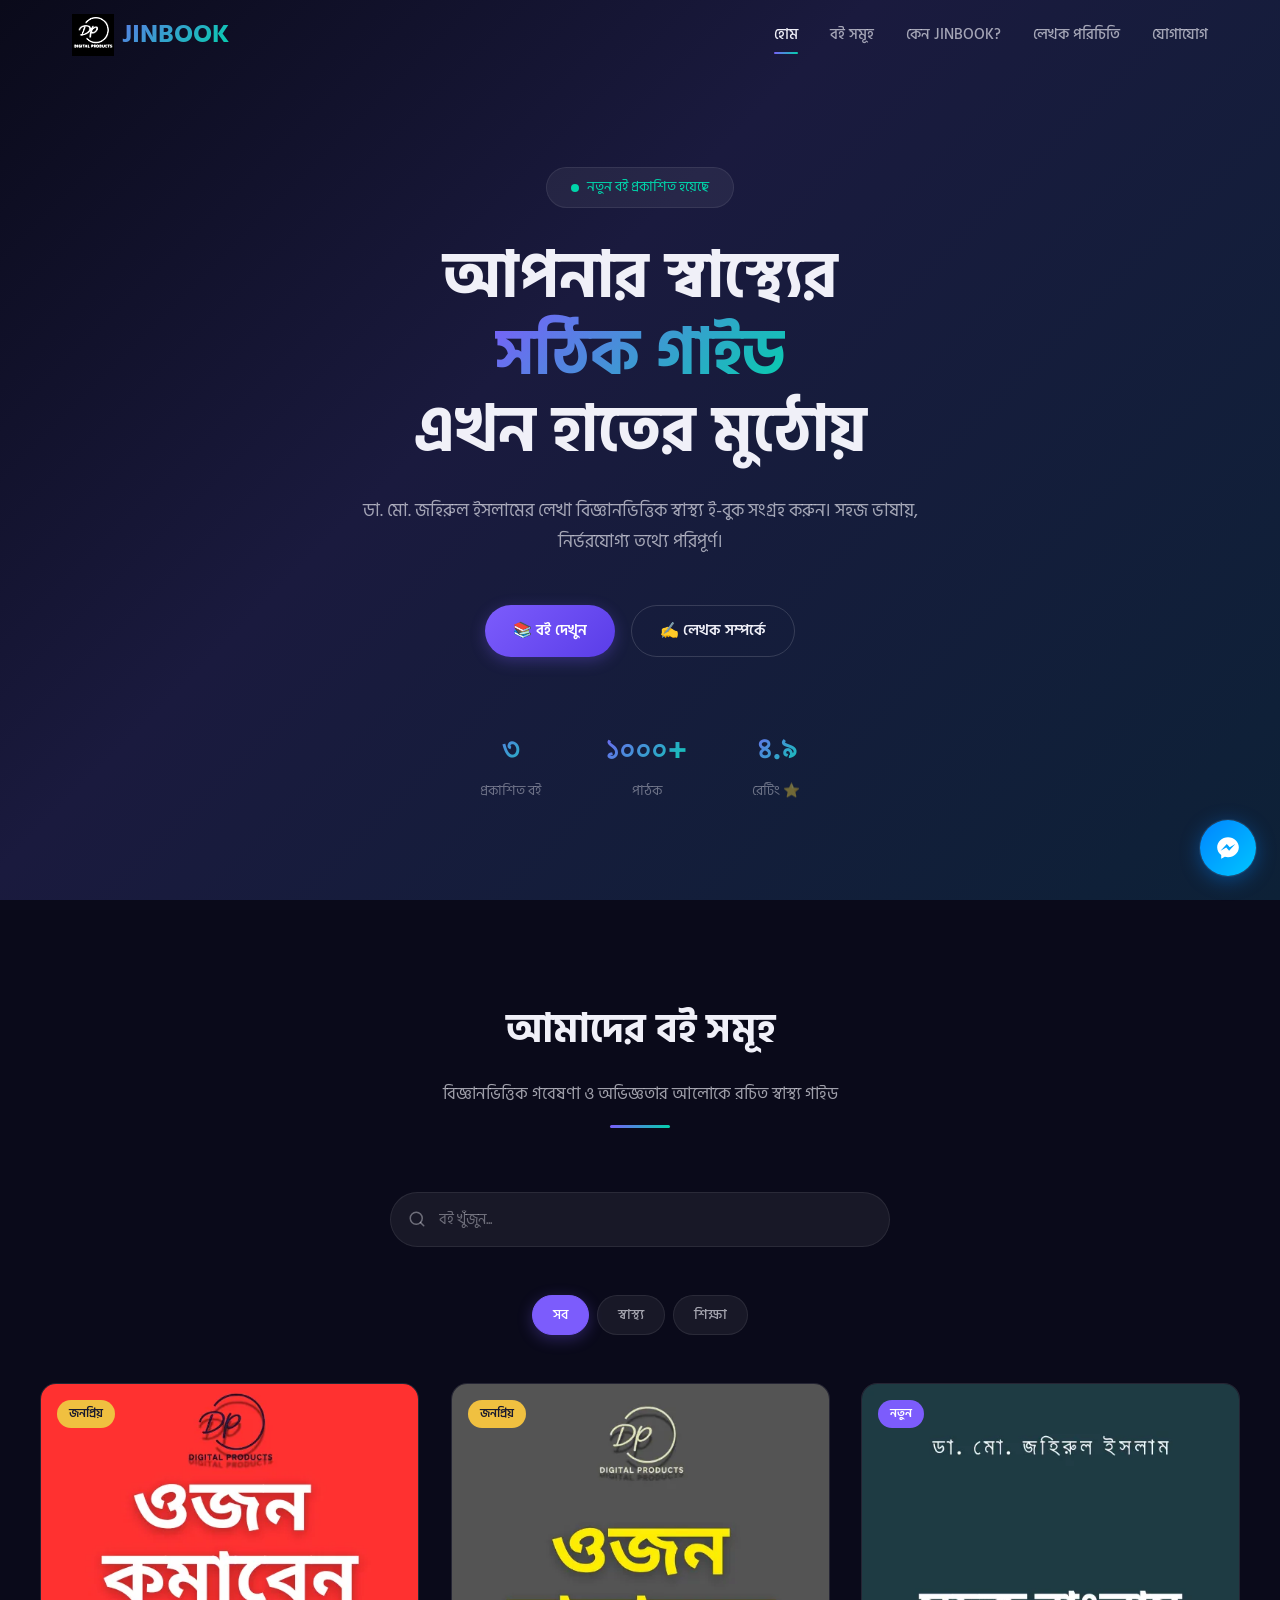
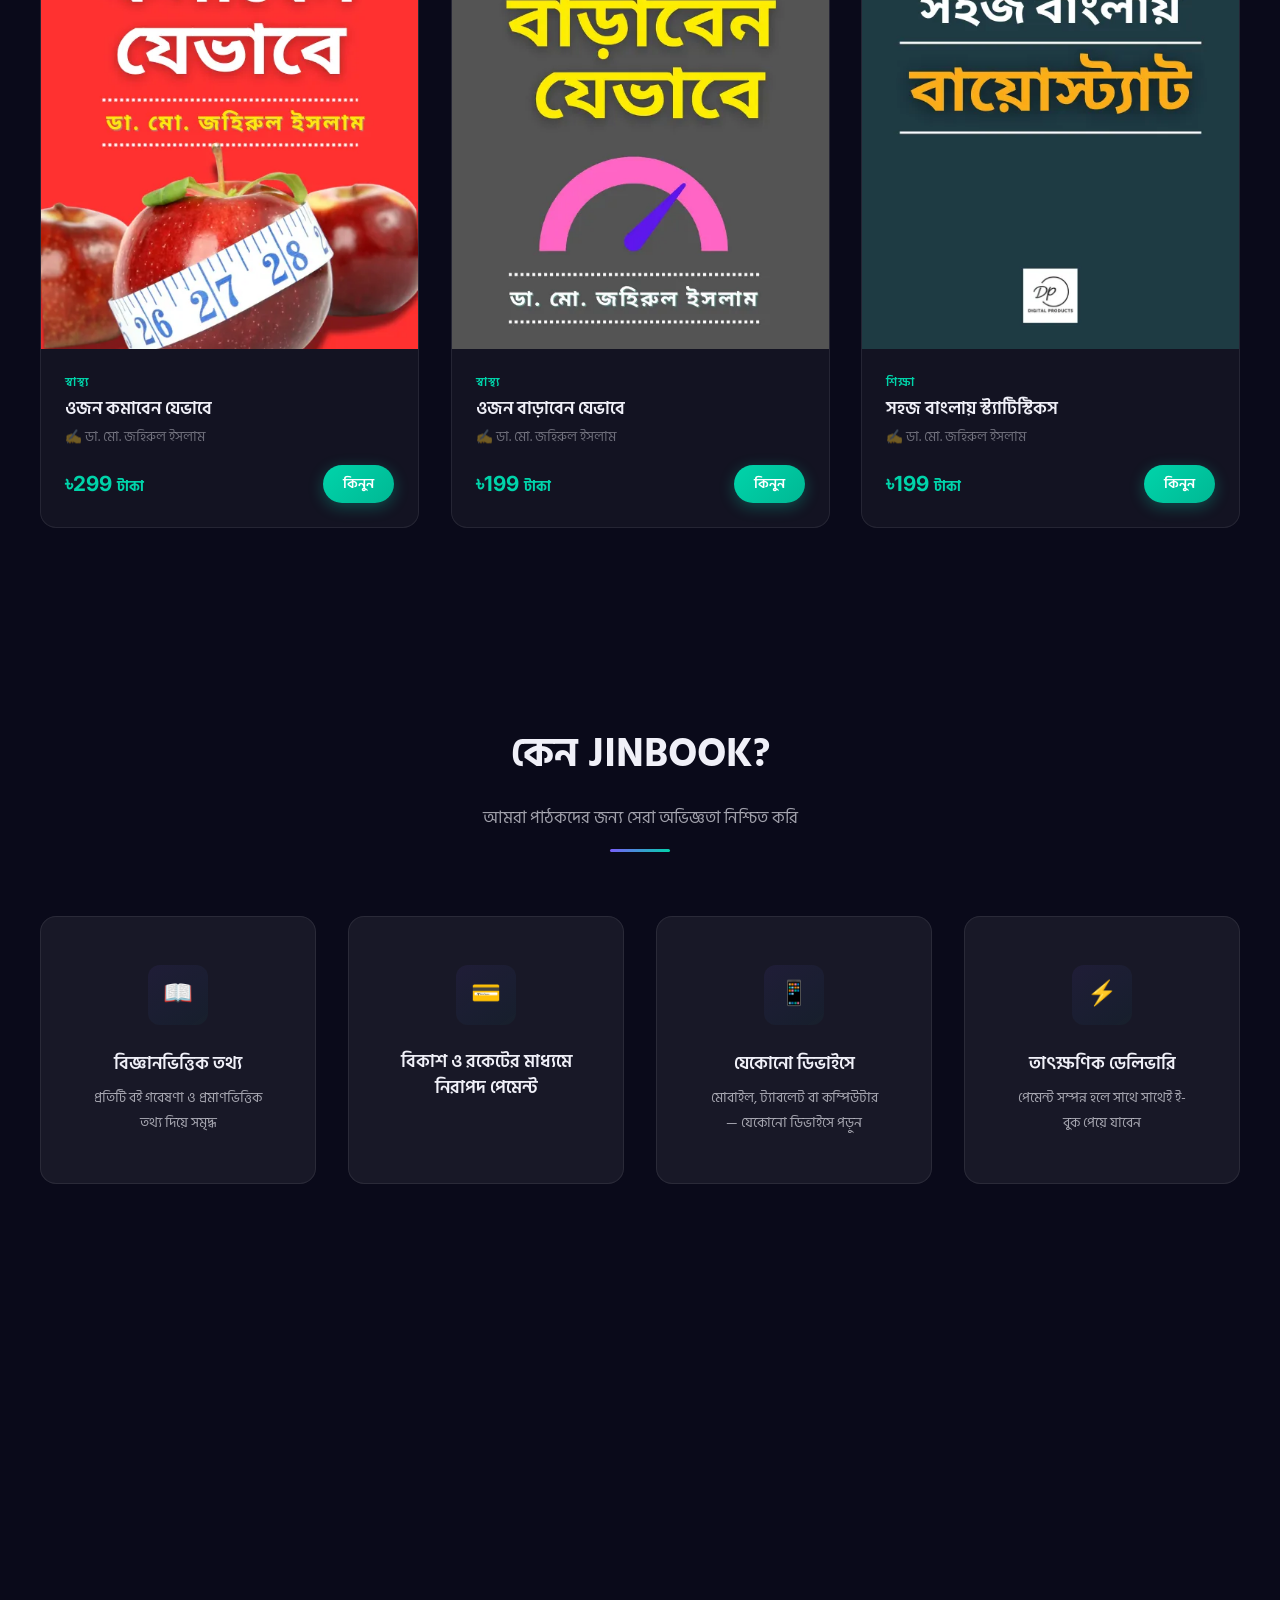
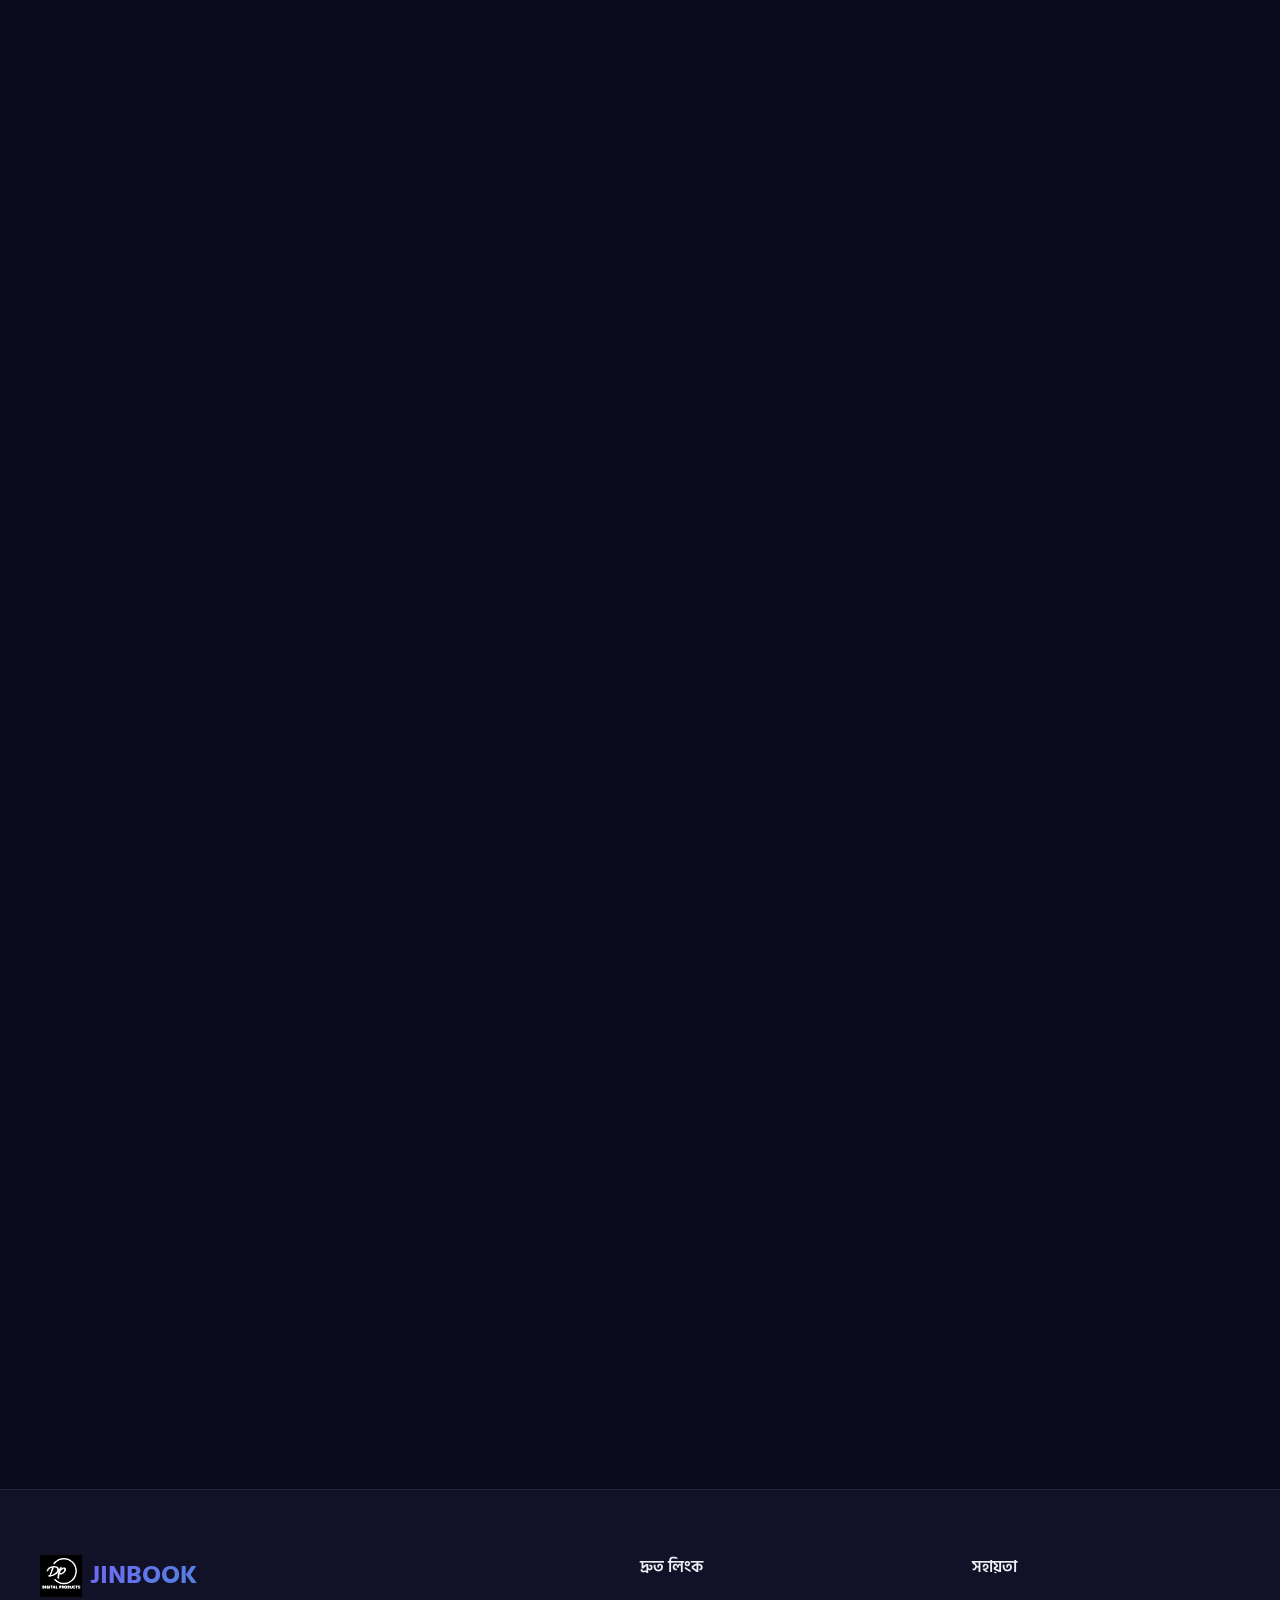
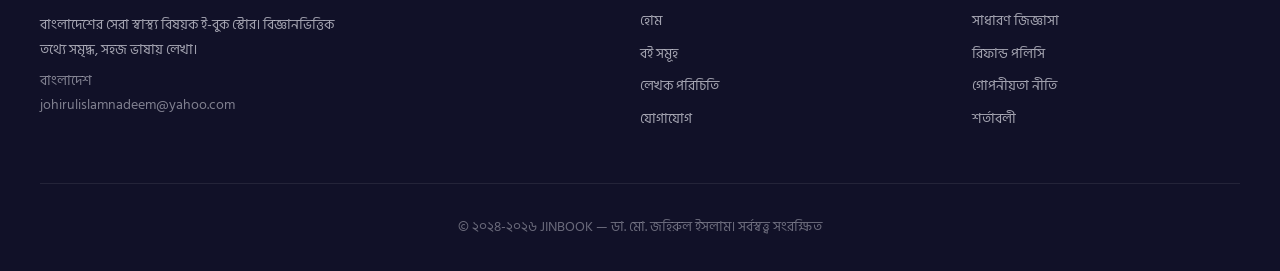
<file: index.html>
<!DOCTYPE html>
<html lang="bn" dir="ltr">
<head>
  <meta charset="UTF-8" />
  <meta name="viewport" content="width=device-width, initial-scale=1.0" />
  <title>JINBOOK — বাংলা ই-বুক স্টোর | ডা. মো. জহিরুল ইসলাম</title>
  <meta name="description" content="JINBOOK — বাংলাদেশের সেরা স্বাস্থ্য বিষয়ক ই-বুক স্টোর। ডা. মো. জহিরুল ইসলামের লেখা ওজন কমানো, ওজন বাড়ানো ও বায়োস্ট্যাটিস্টিকস বিষয়ক বিজ্ঞানভিত্তিক ই-বুক সংগ্রহ করুন। বিকাশ ও রকেটের মাধ্যমে নিরাপদ পেমেন্ট।" />
  <meta name="keywords" content="ই-বুক, বাংলা ই-বুক, স্বাস্থ্য ই-বুক, JINBOOK, ডিজিটাল বই, বাংলাদেশ, ওজন কমানো, ওজন বাড়ানো, বায়োস্ট্যাটিস্টিকস, ডা. জহিরুল ইসলাম, স্বাস্থ্য গাইড, health ebook, bangla ebook" />
  <meta name="author" content="ডা. মো. জহিরুল ইসলাম" />
  <meta name="robots" content="index, follow, max-snippet:-1, max-image-preview:large, max-video-preview:-1" />
  <meta name="theme-color" content="#0d0d1a" />

  <!-- Geo & Language -->
  <meta name="geo.region" content="BD" />
  <meta name="geo.placename" content="Dhaka, Bangladesh" />
  <meta name="geo.position" content="23.8103;90.4125" />
  <meta name="ICBM" content="23.8103, 90.4125" />
  <meta name="language" content="Bengali" />
  <meta name="content-language" content="bn" />
  <meta name="format-detection" content="telephone=no" />

  <!-- Canonical & Alternate Hreflang -->
  <link rel="canonical" href="https://appjin.github.io/ebook-website/" />
  <link rel="alternate" hreflang="bn" href="https://appjin.github.io/ebook-website/" />
  <link rel="alternate" hreflang="x-default" href="https://appjin.github.io/ebook-website/" />

  <!-- Web App Manifest (PWA & Mobile SEO) -->
  <link rel="manifest" href="site.webmanifest" />

  <!-- Performance: DNS Prefetch & Preconnect -->
  <link rel="dns-prefetch" href="//fonts.googleapis.com" />
  <link rel="dns-prefetch" href="//fonts.gstatic.com" />
  <link rel="preconnect" href="https://fonts.googleapis.com" />
  <link rel="preconnect" href="https://fonts.gstatic.com" crossorigin />

  <!-- Google Fonts: Non-blocking load (media=print trick) -->
  <link rel="preload" as="style"
    href="https://fonts.googleapis.com/css2?family=Hind+Siliguri:wght@400;500;600;700&family=Inter:wght@400;500;600;700&display=swap"
    onload="this.onload=null;this.rel='stylesheet'" />
  <noscript>
    <link rel="stylesheet"
      href="https://fonts.googleapis.com/css2?family=Hind+Siliguri:wght@400;500;600;700&family=Inter:wght@400;500;600;700&display=swap" />
  </noscript>

  <!-- Critical CSS: Preload main stylesheet -->
  <link rel="preload" href="style.css" as="style" />

  <!-- Critical Inline CSS: Above-the-fold instant paint -->
  <style>
    /* Body background & font — renders instantly without waiting for style.css */
    *,*::before,*::after{box-sizing:border-box;margin:0;padding:0}
    html{scroll-behavior:smooth}
    body{
      font-family:'Hind Siliguri',sans-serif;
      background:#0a0a1a;
      color:#f0f0f8;
      overflow-x:hidden;
      -webkit-font-smoothing:antialiased
    }
    /* Prevent layout shift for navbar height */
    .navbar{position:fixed;top:0;left:0;right:0;height:70px;z-index:1000}
    /* Hero min-height prevents content jump */
    .hero{min-height:100vh;display:flex;align-items:center;justify-content:center;padding-top:70px}
  </style>

  <!-- Open Graph -->
  <meta property="og:title" content="JINBOOK — বাংলা ই-বুক স্টোর | ডা. মো. জহিরুল ইসলাম" />
  <meta property="og:description" content="বাংলাদেশের সেরা স্বাস্থ্য বিষয়ক ই-বুক স্টোর। ওজন নিয়ন্ত্রণ ও বায়োস্ট্যাটিস্টিকস বিষয়ক বিজ্ঞানভিত্তিক ই-বুক। বিকাশ ও রকেটের মাধ্যমে নিরাপদ পেমেন্ট।" />
  <meta property="og:type" content="website" />
  <meta property="og:url" content="https://appjin.github.io/ebook-website/" />
  <meta property="og:image" content="https://appjin.github.io/ebook-website/images/og-cover.png" />
  <meta property="og:image:secure_url" content="https://appjin.github.io/ebook-website/images/og-cover.png" />
  <meta property="og:image:type" content="image/png" />
  <meta property="og:image:width" content="1200" />
  <meta property="og:image:height" content="630" />
  <meta property="og:image:alt" content="JINBOOK — বাংলা ই-বুক স্টোর" />
  <meta property="og:site_name" content="JINBOOK" />
  <meta property="og:locale" content="bn_BD" />

  <!-- Twitter Card -->
  <meta name="twitter:card" content="summary_large_image" />
  <meta name="twitter:title" content="JINBOOK — বাংলা ই-বুক স্টোর" />
  <meta name="twitter:description" content="বাংলাদেশের সেরা স্বাস্থ্য বিষয়ক ই-বুক স্টোর। বিজ্ঞানভিত্তিক তথ্যে সমৃদ্ধ।" />
  <meta name="twitter:image" content="https://appjin.github.io/ebook-website/images/og-cover.png" />
  <meta name="twitter:image:alt" content="JINBOOK — বাংলা ই-বুক স্টোর" />

  <!-- Favicon & Icons -->
  <link rel="icon" href="data:image/svg+xml,<svg xmlns='http://www.w3.org/2000/svg' viewBox='0 0 100 100'><text y='0.9em' font-size='90'>📚</text></svg>" />
  <link rel="apple-touch-icon" href="https://appjin.github.io/ebook-website/images/og-cover.png" />

  <!-- Structured Data — JSON-LD (WebSite + Organization + Person + WebPage) -->
  <script type="application/ld+json">
  {
    "@context": "https://schema.org",
    "@graph": [
      {
        "@type": "WebSite",
        "@id": "https://appjin.github.io/ebook-website/#website",
        "url": "https://appjin.github.io/ebook-website/",
        "name": "JINBOOK",
        "alternateName": "জিনবুক",
        "description": "বাংলাদেশের সেরা স্বাস্থ্য বিষয়ক ই-বুক স্টোর — ডা. মো. জহিরুল ইসলামের বিজ্ঞানভিত্তিক স্বাস্থ্য গাইড",
        "inLanguage": "bn",
        "publisher": { "@id": "https://appjin.github.io/ebook-website/#organization" },
        "potentialAction": {
          "@type": "SearchAction",
          "target": {
            "@type": "EntryPoint",
            "urlTemplate": "https://appjin.github.io/ebook-website/#books?q={search_term_string}"
          },
          "query-input": "required name=search_term_string"
        }
      },
      {
        "@type": "Organization",
        "@id": "https://appjin.github.io/ebook-website/#organization",
        "name": "JINBOOK",
        "alternateName": "জিনবুক ই-বুক স্টোর",
        "url": "https://appjin.github.io/ebook-website/",
        "logo": {
          "@type": "ImageObject",
          "url": "https://appjin.github.io/ebook-website/images/logo.png",
          "width": 200,
          "height": 60
        },
        "image": "https://appjin.github.io/ebook-website/images/og-cover.png",
        "description": "বাংলাদেশের সেরা স্বাস্থ্য বিষয়ক ই-বুক স্টোর",
        "areaServed": "BD",
        "contactPoint": {
          "@type": "ContactPoint",
          "email": "johirulislamnadeem@yahoo.com",
          "contactType": "customer support",
          "availableLanguage": ["Bengali"],
          "contactOption": "TollFree"
        },
        "sameAs": [
          "https://www.facebook.com/johirul.nadeem",
          "https://m.me/johirul.nadeem",
          "https://www.johirulislamnadeem.com"
        ]
      },
      {
        "@type": "Person",
        "@id": "https://appjin.github.io/ebook-website/#author",
        "name": "ডা. মো. জহিরুল ইসলাম",
        "alternateName": "Dr. Md. Johirul Islam",
        "jobTitle": "চিকিৎসক ও লেখক",
        "description": "বাংলা একাডেমি অভিধানভুক্ত লেখক, চিকিৎসক, এবং শিক্ষক। জাতীয় ক্যান্সার গবেষণা ইনস্টিটিউটে কর্মরত।",
        "worksFor": {
          "@type": "MedicalOrganization",
          "name": "জাতীয় ক্যান্সার গবেষণা ইনস্টিটিউট"
        },
        "url": "https://www.johirulislamnadeem.com",
        "knowsAbout": ["স্বাস্থ্য", "ওজন নিয়ন্ত্রণ", "বায়োস্ট্যাটিস্টিকস", "চিকিৎসা বিজ্ঞান"],
        "sameAs": [
          "https://www.facebook.com/johirul.nadeem",
          "https://m.me/johirul.nadeem",
          "https://www.johirulislamnadeem.com"
        ]
      },
      {
        "@type": "WebPage",
        "@id": "https://appjin.github.io/ebook-website/#webpage",
        "url": "https://appjin.github.io/ebook-website/",
        "name": "JINBOOK — বাংলা ই-বুক স্টোর | ডা. মো. জহিরুল ইসলাম",
        "description": "বাংলাদেশের সেরা স্বাস্থ্য বিষয়ক ই-বুক স্টোর। ওজন কমানো, ওজন বাড়ানো ও বায়োস্ট্যাটিস্টিকস বিষয়ক বিজ্ঞানভিত্তিক ই-বুক।",
        "isPartOf": { "@id": "https://appjin.github.io/ebook-website/#website" },
        "author": { "@id": "https://appjin.github.io/ebook-website/#author" },
        "publisher": { "@id": "https://appjin.github.io/ebook-website/#organization" },
        "inLanguage": "bn",
        "dateModified": "2026-09-29",
        "breadcrumb": {
          "@type": "BreadcrumbList",
          "itemListElement": [
            {
              "@type": "ListItem",
              "position": 1,
              "name": "হোম",
              "item": "https://appjin.github.io/ebook-website/"
            },
            {
              "@type": "ListItem",
              "position": 2,
              "name": "বই সমূহ",
              "item": "https://appjin.github.io/ebook-website/#books"
            }
          ]
        }
      },
      {
        "@type": "ItemList",
        "name": "JINBOOK — বই সমূহ",
        "description": "ডা. মো. জহিরুল ইসলামের লেখা স্বাস্থ্য বিষয়ক ই-বুক সংগ্রহ",
        "url": "https://appjin.github.io/ebook-website/#books",
        "numberOfItems": 3,
        "itemListElement": [
          {
            "@type": "ListItem",
            "position": 1,
            "item": {
              "@type": ["Book", "Product"],
              "@id": "https://appjin.github.io/ebook-website/#book-1",
              "name": "ওজন কমাবেন যেভাবে",
              "headline": "বিজ্ঞানভিত্তিক উপায়ে ওজন কমানোর পূর্ণাঙ্গ গাইড",
              "description": "বৈজ্ঞানিক পদ্ধতিতে ওজন কমানোর সম্পূর্ণ গাইড। সঠিক ডায়েট প্ল্যান, ব্যায়াম ও জীবনযাপনের মাধ্যমে স্বাস্থ্যকর উপায়ে ওজন নিয়ন্ত্রণ করুন।",
              "author": { "@id": "https://appjin.github.io/ebook-website/#author" },
              "publisher": { "@id": "https://appjin.github.io/ebook-website/#organization" },
              "bookFormat": "EBook",
              "inLanguage": "bn",
              "genre": "স্বাস্থ্য",
              "about": "ওজন কমানো, ডায়েট, স্বাস্থ্যকর জীবনযাপন",
              "image": "https://appjin.github.io/ebook-website/images/book-ojon-komaben.png",
              "aggregateRating": {
                "@type": "AggregateRating",
                "ratingValue": "4.9",
                "bestRating": "5",
                "worstRating": "1",
                "ratingCount": "87"
              },
              "offers": {
                "@type": "Offer",
                "price": "299",
                "priceCurrency": "BDT",
                "priceValidUntil": "2027-12-31",
                "availability": "https://schema.org/InStock",
                "url": "https://appjin.github.io/ebook-website/#books",
                "seller": { "@id": "https://appjin.github.io/ebook-website/#organization" }
              }
            }
          },
          {
            "@type": "ListItem",
            "position": 2,
            "item": {
              "@type": ["Book", "Product"],
              "@id": "https://appjin.github.io/ebook-website/#book-2",
              "name": "ওজন বাড়াবেন যেভাবে",
              "headline": "বিজ্ঞানভিত্তিক উপায়ে ওজন বাড়ানোর পূর্ণাঙ্গ গাইড",
              "description": "সুস্থ ও নিরাপদ উপায়ে ওজন বাড়ার সম্পূর্ণ গাইড। পুষ্টিকর খাদ্য তালিকা, সঠিক ব্যায়াম ও জীবনযাপনের মাধ্যমে আদর্শ ওজন অর্জন করুন।",
              "author": { "@id": "https://appjin.github.io/ebook-website/#author" },
              "publisher": { "@id": "https://appjin.github.io/ebook-website/#organization" },
              "bookFormat": "EBook",
              "inLanguage": "bn",
              "genre": "স্বাস্থ্য",
              "about": "ওজন বাড়ানো, পুষ্টি, সুষম খাদ্যাভ্যাস",
              "image": "https://appjin.github.io/ebook-website/images/book-ojon-baraben.png",
              "aggregateRating": {
                "@type": "AggregateRating",
                "ratingValue": "4.8",
                "bestRating": "5",
                "worstRating": "1",
                "ratingCount": "64"
              },
              "offers": {
                "@type": "Offer",
                "price": "199",
                "priceCurrency": "BDT",
                "priceValidUntil": "2027-12-31",
                "availability": "https://schema.org/InStock",
                "url": "https://appjin.github.io/ebook-website/#books",
                "seller": { "@id": "https://appjin.github.io/ebook-website/#organization" }
              }
            }
          },
          {
            "@type": "ListItem",
            "position": 3,
            "item": {
              "@type": ["Book", "Product"],
              "@id": "https://appjin.github.io/ebook-website/#book-3",
              "name": "সহজ বাংলায় স্ট্যাটিস্টিকস",
              "headline": "সহজ ভাষায় বায়োস্ট্যাটিস্টিকস শেখার গাইড",
              "description": "বায়োস্ট্যাটিসটিক্সের জটিল বিষয়গুলো সহজ বাংলায় উপস্থাপন। গবেষণা, থিসিস ও একাডেমিক কাজে পরিসংখ্যানের ব্যবহার শিখুন সহজ ভাষায়।",
              "author": { "@id": "https://appjin.github.io/ebook-website/#author" },
              "publisher": { "@id": "https://appjin.github.io/ebook-website/#organization" },
              "bookFormat": "EBook",
              "inLanguage": "bn",
              "genre": "শিক্ষা",
              "about": "বায়োস্ট্যাটিস্টিকস, পরিসংখ্যান, গবেষণা পদ্ধতি",
              "image": "https://appjin.github.io/ebook-website/images/book-biostat.png",
              "aggregateRating": {
                "@type": "AggregateRating",
                "ratingValue": "4.9",
                "bestRating": "5",
                "worstRating": "1",
                "ratingCount": "52"
              },
              "offers": {
                "@type": "Offer",
                "price": "199",
                "priceCurrency": "BDT",
                "priceValidUntil": "2027-12-31",
                "availability": "https://schema.org/InStock",
                "url": "https://appjin.github.io/ebook-website/#books",
                "seller": { "@id": "https://appjin.github.io/ebook-website/#organization" }
              }
            }
          }
        ]
      }
    ]
  }
  </script>

  <!-- Structured Data — FAQ (Google Rich Results) -->
  <script type="application/ld+json">
  {
    "@context": "https://schema.org",
    "@type": "FAQPage",
    "mainEntity": [
      {
        "@type": "Question",
        "name": "JINBOOK-এর ই-বুক কীভাবে কিনব?",
        "acceptedAnswer": {
          "@type": "Answer",
          "text": "আমাদের ওয়েবসাইট থেকে পছন্দের বই বেছে নিন, 'এখনই কিনুন' বাটনে ক্লিক করুন এবং বিকাশ বা রকেটের মাধ্যমে ZiniPay-তে পেমেন্ট করুন। পেমেন্ট সফল হলে সাথে সাথেই ই-বুক ডাউনলোড হবে।"
        }
      },
      {
        "@type": "Question",
        "name": "ই-বুকটি কোন ডিভাইসে পড়া যাবে?",
        "acceptedAnswer": {
          "@type": "Answer",
          "text": "JINBOOK-এর ই-বুক PDF ফরম্যাটে পাবেন, যা মোবাইল, ট্যাবলেট, ল্যাপটপ ও কম্পিউটার — যেকোনো ডিভাইসে পড়া যাবে।"
        }
      },
      {
        "@type": "Question",
        "name": "পেমেন্ট করার পর ই-বুক না পেলে কী করব?",
        "acceptedAnswer": {
          "@type": "Answer",
          "text": "পেমেন্ট সফল হওয়ার পর ডাউনলোড না হলে johirulislamnadeem@yahoo.com-এ ইমেইল করুন অথবা Facebook Messenger-এ যোগাযোগ করুন। আমরা দ্রুত সমাধান করে দেব।"
        }
      },
      {
        "@type": "Question",
        "name": "ই-বুকের দাম কত?",
        "acceptedAnswer": {
          "@type": "Answer",
          "text": "প্রতিটি ই-বুকের মূল্য মাত্র ১৯৯ থেকে ২৯৯ টাকা। বিকাশ ও রকেটের মাধ্যমে সহজেই নিরাপদ পেমেন্ট করা যায়।"
        }
      },
      {
        "@type": "Question",
        "name": "ডা. জহিরুল ইসলাম কে?",
        "acceptedAnswer": {
          "@type": "Answer",
          "text": "ডা. মো. জহিরুল ইসলাম একজন চিকিৎসক, লেখক ও শিক্ষক। তিনি জাতীয় ক্যান্সার গবেষণা ইনস্টিটিউটে কর্মরত এবং বাংলা একাডেমি অভিধানভুক্ত লেখক। দুই দশকেরও বেশি শিক্ষকতার অভিজ্ঞতা রয়েছে তাঁর।"
        }
      }
    ]
  }
  </script>

  <!-- Stylesheets -->
  <link rel="stylesheet" href="style.css" />
</head>
<body>

  <!-- Background Animated Orbs -->
  <div class="bg-particles" aria-hidden="true">
    <div class="orb"></div>
    <div class="orb"></div>
    <div class="orb"></div>
  </div>

  <!-- ============ NAVIGATION ============ -->
  <nav class="navbar" id="navbar" role="navigation" aria-label="প্রধান নেভিগেশন">
    <div class="nav-container">
      <a href="#" class="nav-logo" id="nav-logo" aria-label="JINBOOK হোম পেজ">
        <picture>
          <source srcset="images/logo.webp" type="image/webp" />
          <img src="images/logo.png" alt="JINBOOK লোগো" class="logo-img" width="40" height="40" />
        </picture>
        JINBOOK
      </a>

      <div class="nav-links" id="navLinks" role="menubar">
        <a href="#home" class="active" role="menuitem">হোম</a>
        <a href="#books" role="menuitem">বই সমূহ</a>
        <a href="#features" role="menuitem">কেন JINBOOK?</a>
        <a href="#about" role="menuitem">লেখক পরিচিতি</a>
        <a href="#contact" role="menuitem">যোগাযোগ</a>
      </div>

      <button class="mobile-toggle" id="mobileToggle" aria-label="মেনু খুলুন" aria-expanded="false" aria-controls="navLinks">
        <span></span>
        <span></span>
        <span></span>
      </button>
    </div>
  </nav>

  <!-- ============ HERO SECTION ============ -->
  <section class="hero" id="home">
    <div class="hero-content">
      <div class="hero-badge">
        <span class="dot"></span>
        নতুন বই প্রকাশিত হয়েছে
      </div>

      <h1>
        আপনার স্বাস্থ্যের<br/>
        <span class="gradient-text">সঠিক গাইড</span><br/>
        এখন হাতের মুঠোয়
      </h1>

      <p>ডা. মো. জহিরুল ইসলামের লেখা বিজ্ঞানভিত্তিক স্বাস্থ্য ই-বুক সংগ্রহ করুন। সহজ ভাষায়, নির্ভরযোগ্য তথ্যে পরিপূর্ণ।</p>

      <div class="hero-buttons">
        <a href="#books" class="btn btn-primary" id="hero-browse-btn">
          📚 বই দেখুন
        </a>
        <a href="#about" class="btn btn-outline" id="hero-about-btn">
          ✍️ লেখক সম্পর্কে
        </a>
      </div>

      <div class="hero-stats">
        <div class="stat-item">
          <div class="stat-number" id="stat-books">৩</div>
          <div class="stat-label">প্রকাশিত বই</div>
        </div>
        <div class="stat-item">
          <div class="stat-number" id="stat-readers">১০০০+</div>
          <div class="stat-label">পাঠক</div>
        </div>
        <div class="stat-item">
          <div class="stat-number" id="stat-rating">৪.৯</div>
          <div class="stat-label">রেটিং ⭐</div>
        </div>
      </div>
    </div>
  </section>

  <!-- ============ BOOKS SECTION ============ -->
  <section class="section" id="books">
    <div class="container">
      <div class="section-header scroll-animate">
        <h2>আমাদের <span class="gradient-text">বই সমূহ</span></h2>
        <p>বিজ্ঞানভিত্তিক গবেষণা ও অভিজ্ঞতার আলোকে রচিত স্বাস্থ্য গাইড</p>
        <div class="section-line"></div>
      </div>

      <!-- Search -->
      <div class="search-container scroll-animate">
        <svg class="search-icon" width="18" height="18" viewBox="0 0 24 24" fill="none" stroke="currentColor" stroke-width="2" stroke-linecap="round" stroke-linejoin="round">
          <circle cx="11" cy="11" r="8"/>
          <line x1="21" y1="21" x2="16.65" y2="16.65"/>
        </svg>
        <input type="text" class="search-input" id="searchInput" placeholder="বই খুঁজুন..." />
      </div>

      <!-- Category Filter -->
      <div class="filter-bar scroll-animate" id="filterBar">
        <button class="filter-btn active" onclick="setFilter('সব')">সব</button>
        <button class="filter-btn" onclick="setFilter('স্বাস্থ্য')">স্বাস্থ্য</button>
        <button class="filter-btn" onclick="setFilter('শিক্ষা')">শিক্ষা</button>
      </div>

      <!-- Books Grid (Pre-rendered for Instant Paint & SEO Crawlers) -->
      <div class="books-grid" id="booksGrid">
        <article class="book-card scroll-animate" data-id="1" itemscope itemtype="https://schema.org/Product">
          <div class="book-cover-wrapper">
            <picture>
              <source srcset="images/book-ojon-komaben.webp" type="image/webp" />
              <img src="images/book-ojon-komaben.png" alt="ওজন কমাবেন যেভাবে" loading="lazy" width="300" height="400" itemprop="image" />
            </picture>
            <span class="book-badge badge-popular">জনপ্রিয়</span>
            <div class="book-overlay">
              <button class="btn btn-primary btn-sm" onclick="openModal(1)">
                📖 বিস্তারিত দেখুন
              </button>
            </div>
          </div>
          <div class="book-info">
            <div class="book-category" itemprop="category">স্বাস্থ্য</div>
            <h3 class="book-title" itemprop="name">ওজন কমাবেন যেভাবে</h3>
            <p class="book-author">✍️ <span itemprop="author">ডা. মো. জহিরুল ইসলাম</span></p>
            <div class="book-price-row" itemprop="offers" itemscope itemtype="https://schema.org/Offer">
              <span class="book-price">
                <span itemprop="priceCurrency" content="BDT">৳</span><span itemprop="price">২৯৯</span>
                <span class="currency"> টাকা</span>
              </span>
              <link itemprop="availability" href="https://schema.org/InStock" />
              <button class="btn btn-buy btn-sm" onclick="buyBook(1)" aria-label="ওজন কমাবেন যেভাবে কিনুন">
                কিনুন
              </button>
            </div>
          </div>
        </article>

        <article class="book-card scroll-animate" data-id="2" itemscope itemtype="https://schema.org/Product">
          <div class="book-cover-wrapper">
            <picture>
              <source srcset="images/book-ojon-baraben.webp" type="image/webp" />
              <img src="images/book-ojon-baraben.png" alt="ওজন বাড়াবেন যেভাবে" loading="lazy" width="300" height="400" itemprop="image" />
            </picture>
            <span class="book-badge badge-popular">জনপ্রিয়</span>
            <div class="book-overlay">
              <button class="btn btn-primary btn-sm" onclick="openModal(2)">
                📖 বিস্তারিত দেখুন
              </button>
            </div>
          </div>
          <div class="book-info">
            <div class="book-category" itemprop="category">স্বাস্থ্য</div>
            <h3 class="book-title" itemprop="name">ওজন বাড়াবেন যেভাবে</h3>
            <p class="book-author">✍️ <span itemprop="author">ডা. মো. জহিরুল ইসলাম</span></p>
            <div class="book-price-row" itemprop="offers" itemscope itemtype="https://schema.org/Offer">
              <span class="book-price">
                <span itemprop="priceCurrency" content="BDT">৳</span><span itemprop="price">১৯৯</span>
                <span class="currency"> টাকা</span>
              </span>
              <link itemprop="availability" href="https://schema.org/InStock" />
              <button class="btn btn-buy btn-sm" onclick="buyBook(2)" aria-label="ওজন বাড়াবেন যেভাবে কিনুন">
                কিনুন
              </button>
            </div>
          </div>
        </article>

        <article class="book-card scroll-animate" data-id="3" itemscope itemtype="https://schema.org/Product">
          <div class="book-cover-wrapper">
            <picture>
              <source srcset="images/book-biostat.webp" type="image/webp" />
              <img src="images/book-biostat.png" alt="সহজ বাংলায় স্ট্যাটিস্টিকস" loading="lazy" width="300" height="400" itemprop="image" />
            </picture>
            <span class="book-badge badge-new">নতুন</span>
            <div class="book-overlay">
              <button class="btn btn-primary btn-sm" onclick="openModal(3)">
                📖 বিস্তারিত দেখুন
              </button>
            </div>
          </div>
          <div class="book-info">
            <div class="book-category" itemprop="category">শিক্ষা</div>
            <h3 class="book-title" itemprop="name">সহজ বাংলায় স্ট্যাটিস্টিকস</h3>
            <p class="book-author">✍️ <span itemprop="author">ডা. মো. জহিরুল ইসলাম</span></p>
            <div class="book-price-row" itemprop="offers" itemscope itemtype="https://schema.org/Offer">
              <span class="book-price">
                <span itemprop="priceCurrency" content="BDT">৳</span><span itemprop="price">১৯৯</span>
                <span class="currency"> টাকা</span>
              </span>
              <link itemprop="availability" href="https://schema.org/InStock" />
              <button class="btn btn-buy btn-sm" onclick="buyBook(3)" aria-label="সহজ বাংলায় স্ট্যাটিস্টিকস কিনুন">
                কিনুন
              </button>
            </div>
          </div>
        </article>
      </div>

      <!-- No Results -->
      <div class="no-results" id="noResults" style="display: none;">
        <div class="emoji">🔍</div>
        <h3>কোনো বই পাওয়া যায়নি</h3>
        <p>অন্য কিছু দিয়ে খুঁজে দেখুন</p>
      </div>
    </div>
  </section>

  <!-- ============ FEATURES SECTION ============ -->
  <section class="section" id="features">
    <div class="container">
      <div class="section-header scroll-animate">
        <h2>কেন <span class="gradient-text">JINBOOK?</span></h2>
        <p>আমরা পাঠকদের জন্য সেরা অভিজ্ঞতা নিশ্চিত করি</p>
        <div class="section-line"></div>
      </div>

      <div class="features-grid">
        <div class="feature-card scroll-animate">
          <div class="feature-icon">📖</div>
          <h3>বিজ্ঞানভিত্তিক তথ্য</h3>
          <p>প্রতিটি বই গবেষণা ও প্রমাণভিত্তিক তথ্য দিয়ে সমৃদ্ধ</p>
        </div>
        <div class="feature-card scroll-animate">
          <div class="feature-icon">💳</div>
          <h3 style="line-height: 1.5; margin: 0;">বিকাশ ও রকেটের মাধ্যমে নিরাপদ পেমেন্ট</h3>
        </div>
        <div class="feature-card scroll-animate">
          <div class="feature-icon">📱</div>
          <h3>যেকোনো ডিভাইসে</h3>
          <p>মোবাইল, ট্যাবলেট বা কম্পিউটার — যেকোনো ডিভাইসে পড়ুন</p>
        </div>
        <div class="feature-card scroll-animate">
          <div class="feature-icon">⚡</div>
          <h3>তাৎক্ষণিক ডেলিভারি</h3>
          <p>পেমেন্ট সম্পন্ন হলে সাথে সাথেই ই-বুক পেয়ে যাবেন</p>
        </div>
      </div>
    </div>
  </section>

  <!-- ============ ABOUT / AUTHOR SECTION ============ -->
  <section class="section" id="about">
    <div class="container">
      <div class="about-grid">
        <div class="about-content scroll-animate">
          <h2>লেখক <span class="gradient-text">পরিচিতি</span></h2>
          <p>
            <strong>ডা. মো. জহিরুল ইসলাম</strong> — জন্ম ১৯ জুন, ঢাকায়। 
            ছোটবেলায় ছবি আঁকা, বিজ্ঞানের প্রজেক্ট বানানোর মতো নানা নেশার পেছনে ছুটে 
            অবশেষে থিতু লেখালেখিতে। ছোটগল্প, উপন্যাস এবং ছড়ায় স্বচ্ছন্দ হলেও ছড়া 
            লিখতে ভালবাসেন। দেড় যুগেরও বেশি যুক্ত ছিলেন ক্রীড়া লেখালেখিতে। 
            সম্পাদনা করেছেন একাধিক ম্যাগাজিন।
          </p>
          <p>
            ইতোমধ্যে পাঁচটি বই ও দুটি ই-বুক প্রকাশিত হয়েছে। 
            বাংলা একাডেমি লেখক অভিধানভুক্ত লেখক হিসেবে রয়েছেন।
            পেশায় চিকিৎসক। ব্যক্তিজীবনে বিবাহিত এবং এক কন্যার জনক। 
            প্রায় দুই দশক ধরে যুক্ত রয়েছেন শিক্ষকতায়।
          </p>

          <div class="about-highlights">
            <div class="highlight-item">
              <span class="icon">🏥</span>
              <span>জাতীয় ক্যান্সার গবেষণা ইনস্টিটিউটে কর্মরত</span>
            </div>
            <div class="highlight-item">
              <span class="icon">📚</span>
              <span>৫টি বই ও ২টি ই-বুক প্রকাশিত</span>
            </div>
            <div class="highlight-item">
              <span class="icon">🎓</span>
              <span>দুই দশকের শিক্ষকতার অভিজ্ঞতা</span>
            </div>
            <div class="highlight-item">
              <span class="icon">✍️</span>
              <span>বাংলা একাডেমি অভিধানভুক্ত লেখক</span>
            </div>
          </div>
        </div>
      </div>
    </div>
  </section>

  <!-- ============ CONTACT SECTION ============ -->
  <section class="section" id="contact">
    <div class="container">
      <div class="section-header scroll-animate">
        <h2><span class="gradient-text">যোগাযোগ</span> করুন</h2>
        <p>আমাদের সাথে যোগাযোগ করুন — আমরা সবসময় আপনার পাশে</p>
        <div class="section-line"></div>
      </div>

      <div class="contact-grid">
        <div class="contact-info scroll-animate">
          <div class="contact-item">
            <div class="contact-icon">📧</div>
            <div class="contact-text">
              <h4>ইমেইল</h4>
              <p><a href="mailto:johirulislamnadeem@yahoo.com" style="color: inherit; text-decoration: none;">johirulislamnadeem@yahoo.com</a></p>
            </div>
          </div>
          <a href="https://m.me/johirul.nadeem" target="_blank" rel="noopener" class="contact-item contact-item-link" aria-label="ফেসবুক মেসেঞ্জারে সরাসরি কথা বলুন">
            <div class="contact-icon messenger-icon">
              <svg width="22" height="22" viewBox="0 0 24 24" fill="currentColor">
                <path d="M12 2C6.477 2 2 6.145 2 11.258c0 2.91 1.455 5.513 3.734 7.218v3.524l3.373-1.851c.925.257 1.905.396 2.893.396 5.523 0 10-4.145 10-9.258S17.523 2 12 2zm1.042 12.443l-2.667-2.844-5.208 2.844 5.729-6.082 2.729 2.844 5.146-2.844-5.729 6.082z"/>
              </svg>
            </div>
            <div class="contact-text">
              <h4>ফেসবুক মেসেঞ্জার</h4>
              <p>m.me/johirul.nadeem <span class="contact-action-tag">সরাসরি চ্যাট ↗</span></p>
            </div>
          </a>
          <a href="https://www.johirulislamnadeem.com" target="_blank" rel="noopener" class="contact-item contact-item-link" aria-label="ওয়েবসাইট দেখুন">
            <div class="contact-icon">🌐</div>
            <div class="contact-text">
              <h4>ওয়েবসাইট</h4>
              <p>johirulislamnadeem.com</p>
            </div>
          </a>
          <div class="contact-item">
            <div class="contact-icon">📍</div>
            <div class="contact-text">
              <h4>ঠিকানা</h4>
              <p>ঢাকা, বাংলাদেশ</p>
            </div>
          </div>

          <div class="social-links">
            <a href="https://www.facebook.com/johirul.nadeem" target="_blank" rel="noopener" class="social-link" aria-label="Facebook" id="social-fb" title="Facebook">
              <svg width="18" height="18" viewBox="0 0 24 24" fill="currentColor"><path d="M24 12.073c0-6.627-5.373-12-12-12s-12 5.373-12 12c0 5.99 4.388 10.954 10.125 11.854v-8.385H7.078v-3.47h3.047V9.43c0-3.007 1.792-4.669 4.533-4.669 1.312 0 2.686.235 2.686.235v2.953H15.83c-1.491 0-1.956.925-1.956 1.874v2.25h3.328l-.532 3.47h-2.796v8.385C19.612 23.027 24 18.062 24 12.073z"/></svg>
            </a>
            <a href="https://m.me/johirul.nadeem" target="_blank" rel="noopener" class="social-link" aria-label="Messenger" id="social-messenger" title="Messenger" style="color: #0084ff;">
              <svg width="18" height="18" viewBox="0 0 24 24" fill="currentColor"><path d="M12 2C6.477 2 2 6.145 2 11.258c0 2.91 1.455 5.513 3.734 7.218v3.524l3.373-1.851c.925.257 1.905.396 2.893.396 5.523 0 10-4.145 10-9.258S17.523 2 12 2zm1.042 12.443l-2.667-2.844-5.208 2.844 5.729-6.082 2.729 2.844 5.146-2.844-5.729 6.082z"/></svg>
            </a>
            <a href="https://www.johirulislamnadeem.com" target="_blank" rel="noopener" class="social-link" aria-label="ওয়েবসাইট" id="social-web" title="Website">
              <svg width="18" height="18" viewBox="0 0 24 24" fill="none" stroke="currentColor" stroke-width="2" stroke-linecap="round" stroke-linejoin="round"><circle cx="12" cy="12" r="10"/><line x1="2" y1="12" x2="22" y2="12"/><path d="M12 2a15.3 15.3 0 0 1 4 10 15.3 15.3 0 0 1-4 10 15.3 15.3 0 0 1-4-10 15.3 15.3 0 0 1 4-10z"/></svg>
            </a>
            <a href="mailto:johirulislamnadeem@yahoo.com" class="social-link" aria-label="ইমেইল" id="social-email" title="Email">
              <svg width="18" height="18" viewBox="0 0 24 24" fill="none" stroke="currentColor" stroke-width="2" stroke-linecap="round" stroke-linejoin="round"><path d="M4 4h16c1.1 0 2 .9 2 2v12c0 1.1-.9 2-2 2H4c-1.1 0-2-.9-2-2V6c0-1.1.9-2 2-2z"/><polyline points="22,6 12,13 2,6"/></svg>
            </a>
          </div>
        </div>

        <form class="contact-form scroll-animate" id="contactForm">
          <div class="form-group">
            <label for="contactName">আপনার নাম</label>
            <input type="text" id="contactName" placeholder="নাম লিখুন" required />
          </div>
          <div class="form-group">
            <label for="contactEmail">ইমেইল</label>
            <input type="email" id="contactEmail" placeholder="email@example.com" required />
          </div>
          <div class="form-group">
            <label for="contactMessage">বার্তা</label>
            <textarea id="contactMessage" placeholder="আপনার বার্তা লিখুন..." required></textarea>
          </div>
          <button type="submit" class="btn btn-primary" id="contactSubmitBtn" style="width: 100%; justify-content: center;">
            ✉️ পাঠিয়ে দিন
          </button>

          <div class="form-divider">
            <span>অথবা দ্রুত উত্তরের জন্য</span>
          </div>

          <a href="https://m.me/johirul.nadeem" target="_blank" rel="noopener" class="btn btn-messenger" id="contactMessengerBtn">
            <svg width="20" height="20" viewBox="0 0 24 24" fill="currentColor">
              <path d="M12 2C6.477 2 2 6.145 2 11.258c0 2.91 1.455 5.513 3.734 7.218v3.524l3.373-1.851c.925.257 1.905.396 2.893.396 5.523 0 10-4.145 10-9.258S17.523 2 12 2zm1.042 12.443l-2.667-2.844-5.208 2.844 5.729-6.082 2.729 2.844 5.146-2.844-5.729 6.082z"/>
            </svg>
            মেসেঞ্জারে সরাসরি চ্যাট করুন
          </a>
        </form>
      </div>
    </div>
  </section>

  <!-- ============ FOOTER ============ -->
  <footer class="footer" role="contentinfo">
    <div class="footer-content">
      <div class="footer-brand">
        <a href="#" class="nav-logo" aria-label="JINBOOK হোম পেজ">
          <picture>
            <source srcset="images/logo.webp" type="image/webp" />
            <img src="images/logo.png" alt="JINBOOK লোগো" class="logo-img" width="40" height="40" />
          </picture>
          JINBOOK
        </a>
        <p>বাংলাদেশের সেরা স্বাস্থ্য বিষয়ক ই-বুক স্টোর। বিজ্ঞানভিত্তিক তথ্যে সমৃদ্ধ, সহজ ভাষায় লেখা।</p>
        <address style="font-style:normal; margin-top: 8px; font-size: 0.85rem; color: rgba(240,240,248,0.5);">
          বাংলাদেশ<br />
          <a href="mailto:johirulislamnadeem@yahoo.com" style="color: inherit;">johirulislamnadeem@yahoo.com</a>
        </address>
      </div>

      <nav class="footer-links" aria-label="দ্রুত লিংক">
        <h4>দ্রুত লিংক</h4>
        <a href="#home">হোম</a>
        <a href="#books">বই সমূহ</a>
        <a href="#about">লেখক পরিচিতি</a>
        <a href="#contact">যোগাযোগ</a>
      </nav>

      <nav class="footer-links" aria-label="সহায়তা">
        <h4>সহায়তা</h4>
        <a href="#contact">সাধারণ জিজ্ঞাসা</a>
        <a href="#contact">রিফান্ড পলিসি</a>
        <a href="#contact">গোপনীয়তা নীতি</a>
        <a href="#contact">শর্তাবলী</a>
      </nav>
    </div>

    <div class="footer-bottom">
      <p>&copy; ২০২৪-২০২৬ JINBOOK — ডা. মো. জহিরুল ইসলাম। সর্বস্বত্ত্ব সংরক্ষিত</p>
    </div>
  </footer>

  <!-- ============ BOOK DETAIL MODAL ============ -->
  <div class="modal-overlay" id="bookModal">
    <div class="modal">
      <button class="modal-close" id="modalClose" aria-label="বন্ধ করুন">✕</button>
      <div class="modal-body" id="modalBody">
        <!-- Modal content injected by JS -->
      </div>
    </div>
  </div>

  <!-- Toast -->
  <div class="toast" id="toast"></div>

  <!-- Floating Messenger Quick Action -->
  <a href="https://m.me/johirul.nadeem" target="_blank" rel="noopener" class="floating-messenger" id="floatingMessenger" aria-label="ফেসবুক মেসেঞ্জারে সরাসরি কথা বলুন">
    <svg width="26" height="26" viewBox="0 0 24 24" fill="currentColor">
      <path d="M12 2C6.477 2 2 6.145 2 11.258c0 2.91 1.455 5.513 3.734 7.218v3.524l3.373-1.851c.925.257 1.905.396 2.893.396 5.523 0 10-4.145 10-9.258S17.523 2 12 2zm1.042 12.443l-2.667-2.844-5.208 2.844 5.729-6.082 2.729 2.844 5.146-2.844-5.729 6.082z"/>
    </svg>
    <span class="floating-messenger-tooltip">মেসেঞ্জারে কথা বলুন 💬</span>
  </a>

  <!-- Scripts: defer = HTML parses first, then JS runs -->
  <script src="script.js" defer></script>
</body>
</html>
</file>
<file: style.css>
/* ============================================
   JINBOOK — Premium E-Book Store CSS
   Dark Theme with Glassmorphism
   ============================================ */

/* --- Google Fonts (loaded via <link> in HTML for non-blocking) --- */
/* @import removed — fonts preloaded in <head> for better performance */

/* --- CSS Custom Properties (Design Tokens) --- */
:root {
  /* Colors */
  --bg-primary: #0a0a1a;
  --bg-secondary: #111128;
  --bg-card: rgba(255, 255, 255, 0.04);
  --bg-glass: rgba(255, 255, 255, 0.06);
  --bg-glass-hover: rgba(255, 255, 255, 0.1);
  --border-glass: rgba(255, 255, 255, 0.08);
  --border-glass-hover: rgba(255, 255, 255, 0.15);

  /* Accent Colors */
  --accent-primary: #7c5cfc;
  --accent-secondary: #00d4aa;
  --accent-warm: #ff6b6b;
  --accent-gold: #f0c040;
  --gradient-primary: linear-gradient(135deg, #7c5cfc 0%, #00d4aa 100%);
  --gradient-hero: linear-gradient(135deg, #0a0a1a 0%, #1a1a3e 40%, #0d2137 100%);
  --gradient-card: linear-gradient(145deg, rgba(124, 92, 252, 0.08), rgba(0, 212, 170, 0.04));
  --gradient-btn: linear-gradient(135deg, #7c5cfc, #5a3de8);
  --gradient-btn-hover: linear-gradient(135deg, #8d70ff, #7c5cfc);
  --gradient-buy: linear-gradient(135deg, #00d4aa, #00b894);

  /* Text Colors */
  --text-primary: #f0f0f8;
  --text-secondary: rgba(240, 240, 248, 0.65);
  --text-muted: rgba(240, 240, 248, 0.4);
  --text-accent: #7c5cfc;

  /* Spacing */
  --space-xs: 0.25rem;
  --space-sm: 0.5rem;
  --space-md: 1rem;
  --space-lg: 1.5rem;
  --space-xl: 2rem;
  --space-2xl: 3rem;
  --space-3xl: 4rem;
  --space-4xl: 6rem;

  /* Border Radius */
  --radius-sm: 8px;
  --radius-md: 12px;
  --radius-lg: 16px;
  --radius-xl: 24px;
  --radius-full: 9999px;

  /* Shadows */
  --shadow-sm: 0 2px 8px rgba(0, 0, 0, 0.3);
  --shadow-md: 0 4px 24px rgba(0, 0, 0, 0.4);
  --shadow-lg: 0 8px 48px rgba(0, 0, 0, 0.5);
  --shadow-glow: 0 0 30px rgba(124, 92, 252, 0.2);
  --shadow-card: 0 4px 30px rgba(0, 0, 0, 0.3);

  /* Transitions */
  --transition-fast: 0.2s cubic-bezier(0.4, 0, 0.2, 1);
  --transition-base: 0.3s cubic-bezier(0.4, 0, 0.2, 1);
  --transition-slow: 0.5s cubic-bezier(0.4, 0, 0.2, 1);

  /* Font */
  --font-bn: 'Hind Siliguri', sans-serif;
  --font-en: 'Inter', sans-serif;

  /* Layout */
  --max-width: 1200px;
  --nav-height: 70px;
}

/* --- Reset & Base --- */
*,
*::before,
*::after {
  margin: 0;
  padding: 0;
  box-sizing: border-box;
}

html {
  scroll-behavior: smooth;
  scroll-padding-top: var(--nav-height);
}

body {
  font-family: var(--font-bn);
  background: var(--bg-primary);
  color: var(--text-primary);
  line-height: 1.7;
  overflow-x: hidden;
  -webkit-font-smoothing: antialiased;
}

a {
  text-decoration: none;
  color: inherit;
}

ul { list-style: none; }
img { max-width: 100%; display: block; }
button { cursor: pointer; border: none; font-family: inherit; }
input, textarea { font-family: inherit; }

.bg-particles {
  position: fixed;
  top: 0;
  left: 0;
  width: 100%;
  height: 100%;
  pointer-events: none;
  z-index: 0;
  overflow: hidden;
  /* GPU layer — isolate compositing */
  isolation: isolate;
}

.bg-particles .orb {
  position: absolute;
  border-radius: 50%;
  /* Pre-blur via CSS — no runtime repaint */
  filter: blur(80px);
  opacity: 0.12;
  animation: float 24s ease-in-out infinite;
  /* Force GPU compositing */
  will-change: transform;
  transform: translateZ(0);
}

.bg-particles .orb:nth-child(1) {
  width: 500px;
  height: 500px;
  background: var(--accent-primary);
  top: -150px;
  right: -150px;
  animation-delay: 0s;
}

.bg-particles .orb:nth-child(2) {
  width: 400px;
  height: 400px;
  background: var(--accent-secondary);
  bottom: -100px;
  left: -100px;
  animation-delay: -8s;
}

.bg-particles .orb:nth-child(3) {
  width: 350px;
  height: 350px;
  background: var(--accent-warm);
  top: 50%;
  left: 50%;
  margin-top: -175px;
  margin-left: -175px;
  animation-delay: -16s;
}

/* Only transform — zero layout/paint cost */
@keyframes float {
  0%, 100% { transform: translate3d(0, 0, 0) scale(1); }
  33%  { transform: translate3d(25px, -25px, 0) scale(1.04); }
  66%  { transform: translate3d(-18px, 18px, 0) scale(0.97); }
}

/* --- Navigation --- */
.navbar {
  position: fixed;
  top: 0;
  left: 0;
  right: 0;
  height: var(--nav-height);
  z-index: 1000;
  transition: var(--transition-base);
  backdrop-filter: blur(0px);
}

.navbar.scrolled {
  background: rgba(10, 10, 26, 0.85);
  backdrop-filter: blur(20px);
  border-bottom: 1px solid var(--border-glass);
  box-shadow: var(--shadow-sm);
}

.nav-container {
  max-width: var(--max-width);
  margin: 0 auto;
  height: 100%;
  display: flex;
  align-items: center;
  justify-content: space-between;
  padding: 0 var(--space-xl);
}

.nav-logo {
  display: flex;
  align-items: center;
  gap: var(--space-sm);
  font-size: 1.6rem;
  font-weight: 700;
  background: var(--gradient-primary);
  -webkit-background-clip: text;
  -webkit-text-fill-color: transparent;
  background-clip: text;
}

.nav-logo svg {
  width: 36px;
  height: 36px;
}

.logo-img {
  width: 42px;
  height: 42px;
  object-fit: contain;
  filter: invert(1) brightness(2);
  transition: var(--transition-fast);
}

.nav-links {
  display: flex;
  gap: var(--space-xl);
  align-items: center;
}

.nav-links a {
  font-size: 0.95rem;
  font-weight: 500;
  color: var(--text-secondary);
  transition: var(--transition-fast);
  position: relative;
  padding: var(--space-xs) 0;
}

.nav-links a::after {
  content: '';
  position: absolute;
  bottom: -2px;
  left: 0;
  width: 0;
  height: 2px;
  background: var(--gradient-primary);
  transition: var(--transition-base);
  border-radius: 2px;
}

.nav-links a:hover,
.nav-links a.active {
  color: var(--text-primary);
}

.nav-links a:hover::after,
.nav-links a.active::after {
  width: 100%;
}

.mobile-toggle {
  display: none;
  flex-direction: column;
  gap: 5px;
  background: none;
  padding: 8px;
}

.mobile-toggle span {
  display: block;
  width: 24px;
  height: 2px;
  background: var(--text-primary);
  border-radius: 2px;
  transition: var(--transition-base);
}

.mobile-toggle.active span:nth-child(1) {
  transform: rotate(45deg) translate(5px, 5px);
}
.mobile-toggle.active span:nth-child(2) {
  opacity: 0;
}
.mobile-toggle.active span:nth-child(3) {
  transform: rotate(-45deg) translate(5px, -5px);
}

/* --- Hero Section --- */
.hero {
  min-height: 100vh;
  display: flex;
  align-items: center;
  justify-content: center;
  position: relative;
  padding: calc(var(--nav-height) + var(--space-3xl)) var(--space-xl) var(--space-3xl);
  text-align: center;
  overflow: hidden;
}

.hero::before {
  content: '';
  position: absolute;
  top: 0;
  left: 0;
  right: 0;
  bottom: 0;
  background: var(--gradient-hero);
  z-index: 0;
}

.hero-content {
  position: relative;
  z-index: 1;
  max-width: 800px;
}

.hero-badge {
  display: inline-flex;
  align-items: center;
  gap: var(--space-sm);
  padding: var(--space-sm) var(--space-lg);
  background: var(--bg-glass);
  border: 1px solid var(--border-glass);
  border-radius: var(--radius-full);
  font-size: 0.85rem;
  color: var(--accent-secondary);
  margin-bottom: var(--space-xl);
  animation: fadeInUp 0.8s ease-out;
}

.hero-badge .dot {
  width: 8px;
  height: 8px;
  border-radius: 50%;
  background: var(--accent-secondary);
  animation: pulse 2s ease-in-out infinite;
}

.hero h1 {
  font-size: clamp(2.5rem, 6vw, 4rem);
  font-weight: 700;
  line-height: 1.2;
  margin-bottom: var(--space-lg);
  animation: fadeInUp 0.8s ease-out 0.1s both;
}

.hero h1 .gradient-text {
  background: var(--gradient-primary);
  -webkit-background-clip: text;
  -webkit-text-fill-color: transparent;
  background-clip: text;
}

.hero p {
  font-size: 1.15rem;
  color: var(--text-secondary);
  max-width: 600px;
  margin: 0 auto var(--space-2xl);
  animation: fadeInUp 0.8s ease-out 0.2s both;
}

.hero-buttons {
  display: flex;
  gap: var(--space-md);
  justify-content: center;
  flex-wrap: wrap;
  animation: fadeInUp 0.8s ease-out 0.3s both;
}

.hero-stats {
  display: flex;
  gap: var(--space-3xl);
  justify-content: center;
  margin-top: var(--space-3xl);
  animation: fadeInUp 0.8s ease-out 0.4s both;
}

.stat-item {
  text-align: center;
}

.stat-number {
  font-size: 2rem;
  font-weight: 700;
  font-family: var(--font-en);
  background: var(--gradient-primary);
  -webkit-background-clip: text;
  -webkit-text-fill-color: transparent;
  background-clip: text;
}

.stat-label {
  font-size: 0.85rem;
  color: var(--text-muted);
  margin-top: var(--space-xs);
}

/* --- Buttons --- */
.btn {
  display: inline-flex;
  align-items: center;
  gap: var(--space-sm);
  padding: 12px 28px;
  border-radius: var(--radius-full);
  font-size: 0.95rem;
  font-weight: 600;
  transition: var(--transition-base);
  position: relative;
  overflow: hidden;
}

.btn-primary {
  background: var(--gradient-btn);
  color: white;
  box-shadow: 0 4px 15px rgba(124, 92, 252, 0.3);
}

.btn-primary:hover {
  background: var(--gradient-btn-hover);
  box-shadow: 0 6px 25px rgba(124, 92, 252, 0.4);
  transform: translateY(-2px);
}

.btn-outline {
  background: transparent;
  color: var(--text-primary);
  border: 1px solid var(--border-glass-hover);
}

.btn-outline:hover {
  background: var(--bg-glass-hover);
  border-color: var(--accent-primary);
  transform: translateY(-2px);
}

.btn-buy {
  background: var(--gradient-buy);
  color: white;
  box-shadow: 0 4px 15px rgba(0, 212, 170, 0.3);
}

.btn-buy:hover {
  box-shadow: 0 6px 25px rgba(0, 212, 170, 0.4);
  transform: translateY(-2px);
}

.btn-sm {
  padding: 8px 20px;
  font-size: 0.85rem;
}

/* --- Section Styles --- */
.section {
  padding: var(--space-4xl) var(--space-xl);
  position: relative;
  z-index: 1;
  /* Skip rendering offscreen sections until scrolled into view */
  content-visibility: auto;
  contain-intrinsic-size: 0 700px;
}

.section-header {
  text-align: center;
  margin-bottom: var(--space-3xl);
}

.section-header h2 {
  font-size: clamp(1.8rem, 4vw, 2.5rem);
  font-weight: 700;
  margin-bottom: var(--space-md);
}

.section-header p {
  color: var(--text-secondary);
  max-width: 600px;
  margin: 0 auto;
  font-size: 1.05rem;
}

.section-line {
  width: 60px;
  height: 3px;
  background: var(--gradient-primary);
  border-radius: 3px;
  margin: var(--space-md) auto 0;
}

.container {
  max-width: var(--max-width);
  margin: 0 auto;
}

/* --- Books Filter --- */
.filter-bar {
  display: flex;
  gap: var(--space-sm);
  justify-content: center;
  flex-wrap: wrap;
  margin-bottom: var(--space-2xl);
}

.filter-btn {
  padding: 8px 20px;
  border-radius: var(--radius-full);
  font-size: 0.85rem;
  font-weight: 500;
  background: var(--bg-glass);
  color: var(--text-secondary);
  border: 1px solid var(--border-glass);
  transition: var(--transition-fast);
}

.filter-btn:hover,
.filter-btn.active {
  background: var(--accent-primary);
  color: white;
  border-color: var(--accent-primary);
  box-shadow: 0 4px 15px rgba(124, 92, 252, 0.3);
}

/* --- Search Bar --- */
.search-container {
  max-width: 500px;
  margin: 0 auto var(--space-2xl);
  position: relative;
}

.search-input {
  width: 100%;
  padding: 14px 20px 14px 48px;
  border-radius: var(--radius-full);
  border: 1px solid var(--border-glass);
  background: var(--bg-glass);
  color: var(--text-primary);
  font-size: 0.95rem;
  transition: var(--transition-base);
  outline: none;
}

.search-input::placeholder {
  color: var(--text-muted);
}

.search-input:focus {
  border-color: var(--accent-primary);
  box-shadow: 0 0 0 3px rgba(124, 92, 252, 0.15);
  background: var(--bg-glass-hover);
}

.search-icon {
  position: absolute;
  left: 18px;
  top: 50%;
  transform: translateY(-50%);
  color: var(--text-muted);
  pointer-events: none;
}

/* --- Book Cards Grid --- */
.books-grid {
  display: grid;
  grid-template-columns: repeat(auto-fill, minmax(280px, 1fr));
  gap: var(--space-xl);
}

.book-card {
  background: var(--bg-card);
  border: 1px solid var(--border-glass);
  border-radius: var(--radius-lg);
  overflow: hidden;
  transition: var(--transition-base);
  position: relative;
  /* Isolate layout recalc to this card */
  contain: layout style;
  will-change: transform;
}

.book-card:hover {
  transform: translateY(-8px);
  border-color: var(--border-glass-hover);
  box-shadow: var(--shadow-lg), var(--shadow-glow);
  background: var(--gradient-card);
}

.book-cover-wrapper {
  position: relative;
  aspect-ratio: 2/3;
  overflow: hidden;
  background: var(--bg-secondary);
}

.book-cover-wrapper img {
  width: 100%;
  height: 100%;
  object-fit: cover;
  transition: var(--transition-slow);
}

.book-card:hover .book-cover-wrapper img {
  transform: scale(1.05);
}

.book-badge {
  position: absolute;
  top: var(--space-md);
  left: var(--space-md);
  padding: 4px 12px;
  border-radius: var(--radius-full);
  font-size: 0.75rem;
  font-weight: 600;
  z-index: 2;
}

.badge-new {
  background: var(--accent-primary);
  color: white;
}

.badge-popular {
  background: var(--accent-gold);
  color: #1a1a2e;
}

.badge-sale {
  background: var(--accent-warm);
  color: white;
}

.book-overlay {
  position: absolute;
  inset: 0;
  background: linear-gradient(to top, rgba(10, 10, 26, 0.95) 0%, transparent 60%);
  opacity: 0;
  transition: var(--transition-base);
  display: flex;
  align-items: flex-end;
  justify-content: center;
  padding: var(--space-xl);
}

.book-card:hover .book-overlay {
  opacity: 1;
}

.book-overlay .btn {
  transform: translateY(20px);
  transition: var(--transition-base);
}

.book-card:hover .book-overlay .btn {
  transform: translateY(0);
}

.book-info {
  padding: var(--space-lg);
}

.book-category {
  font-size: 0.75rem;
  color: var(--accent-secondary);
  font-weight: 600;
  text-transform: uppercase;
  letter-spacing: 0.5px;
  margin-bottom: var(--space-xs);
}

.book-title {
  font-size: 1.1rem;
  font-weight: 600;
  margin-bottom: var(--space-xs);
  line-height: 1.4;
}

.book-author {
  font-size: 0.85rem;
  color: var(--text-muted);
  margin-bottom: var(--space-md);
}

.book-price-row {
  display: flex;
  align-items: center;
  justify-content: space-between;
}

.book-price {
  font-size: 1.3rem;
  font-weight: 700;
  color: var(--accent-secondary);
  font-family: var(--font-en);
}

.book-price .currency {
  font-size: 0.85rem;
  font-family: var(--font-bn);
}

.book-price .old-price {
  font-size: 0.85rem;
  color: var(--text-muted);
  text-decoration: line-through;
  margin-left: var(--space-sm);
  font-weight: 400;
}

/* --- Book Modal --- */
.modal-overlay {
  position: fixed;
  inset: 0;
  background: rgba(0, 0, 0, 0.7);
  backdrop-filter: blur(8px);
  z-index: 2000;
  display: flex;
  align-items: center;
  justify-content: center;
  padding: var(--space-xl);
  opacity: 0;
  visibility: hidden;
  transition: var(--transition-base);
}

.modal-overlay.active {
  opacity: 1;
  visibility: visible;
}

.modal {
  background: var(--bg-secondary);
  border: 1px solid var(--border-glass);
  border-radius: var(--radius-xl);
  max-width: 800px;
  width: 100%;
  max-height: 90vh;
  overflow-y: auto;
  transform: scale(0.9) translateY(20px);
  transition: var(--transition-base);
  position: relative;
}

.modal-overlay.active .modal {
  transform: scale(1) translateY(0);
}

.modal-close {
  position: absolute;
  top: var(--space-lg);
  right: var(--space-lg);
  width: 40px;
  height: 40px;
  border-radius: 50%;
  background: var(--bg-glass);
  border: 1px solid var(--border-glass);
  color: var(--text-primary);
  font-size: 1.2rem;
  display: flex;
  align-items: center;
  justify-content: center;
  transition: var(--transition-fast);
  z-index: 10;
}

.modal-close:hover {
  background: var(--accent-warm);
  border-color: var(--accent-warm);
}

.modal-body {
  display: grid;
  grid-template-columns: 1fr 1.2fr;
  gap: var(--space-2xl);
  padding: var(--space-2xl);
}

.modal-cover {
  border-radius: var(--radius-md);
  overflow: hidden;
  box-shadow: var(--shadow-lg);
}

.modal-cover img {
  width: 100%;
  height: auto;
}

.modal-details h2 {
  font-size: 1.6rem;
  font-weight: 700;
  margin-bottom: var(--space-sm);
}

.modal-details .modal-author {
  color: var(--text-secondary);
  margin-bottom: var(--space-lg);
}

.modal-details .modal-description {
  color: var(--text-secondary);
  line-height: 1.8;
  margin-bottom: var(--space-xl);
  font-size: 0.95rem;
}

.modal-meta {
  display: grid;
  grid-template-columns: 1fr 1fr;
  gap: var(--space-md);
  margin-bottom: var(--space-xl);
  padding: var(--space-lg);
  background: var(--bg-glass);
  border-radius: var(--radius-md);
  border: 1px solid var(--border-glass);
}

.meta-item {
  text-align: center;
}

.meta-label {
  font-size: 0.75rem;
  color: var(--text-muted);
  display: block;
  margin-bottom: 2px;
}

.meta-value {
  font-size: 0.95rem;
  font-weight: 600;
  color: var(--text-primary);
}

.modal-price {
  font-size: 2rem;
  font-weight: 700;
  color: var(--accent-secondary);
  margin-bottom: var(--space-lg);
  font-family: var(--font-en);
}

.modal-price .currency {
  font-size: 1rem;
  font-family: var(--font-bn);
}

.modal-actions {
  display: flex;
  gap: var(--space-md);
  flex-wrap: wrap;
}

/* --- Features Section --- */
.features-grid {
  display: grid;
  grid-template-columns: repeat(auto-fill, minmax(250px, 1fr));
  gap: var(--space-xl);
}

.feature-card {
  background: var(--bg-glass);
  border: 1px solid var(--border-glass);
  border-radius: var(--radius-lg);
  padding: var(--space-2xl);
  text-align: center;
  transition: var(--transition-base);
}

.feature-card:hover {
  background: var(--bg-glass-hover);
  border-color: var(--border-glass-hover);
  transform: translateY(-5px);
  box-shadow: var(--shadow-md);
}

.feature-icon {
  width: 60px;
  height: 60px;
  border-radius: var(--radius-md);
  background: var(--gradient-card);
  display: flex;
  align-items: center;
  justify-content: center;
  margin: 0 auto var(--space-lg);
  font-size: 1.5rem;
}

.feature-card h3 {
  font-size: 1.1rem;
  font-weight: 600;
  margin-bottom: var(--space-sm);
}

.feature-card p {
  font-size: 0.9rem;
  color: var(--text-secondary);
}

/* --- About / Author Section --- */
.about-grid {
  display: flex;
  justify-content: center;
}

.about-content {
  max-width: 900px;
  width: 100%;
  background: var(--bg-glass);
  border: 1px solid var(--border-glass);
  border-radius: var(--radius-xl);
  padding: var(--space-3xl);
  backdrop-filter: blur(20px);
  -webkit-backdrop-filter: blur(20px);
  box-shadow: 0 8px 32px rgba(0, 0, 0, 0.25);
}

.about-content h2 {
  font-size: 2rem;
  font-weight: 700;
  margin-bottom: var(--space-lg);
}

.about-content p {
  color: var(--text-secondary);
  margin-bottom: var(--space-lg);
  font-size: 1.05rem;
  line-height: 1.8;
}

.about-highlights {
  display: grid;
  grid-template-columns: 1fr 1fr;
  gap: var(--space-md);
  margin-top: var(--space-xl);
}

.highlight-item {
  display: flex;
  align-items: center;
  gap: var(--space-sm);
  padding: var(--space-md);
  background: var(--bg-glass);
  border-radius: var(--radius-md);
  border: 1px solid var(--border-glass);
}

.highlight-item .icon {
  color: var(--accent-secondary);
  font-size: 1.2rem;
}

/* --- Contact Section --- */
.contact-grid {
  display: grid;
  grid-template-columns: 1fr 1fr;
  gap: var(--space-3xl);
}

.contact-info {
  display: flex;
  flex-direction: column;
  gap: var(--space-xl);
}

.contact-item {
  display: flex;
  gap: var(--space-lg);
  align-items: flex-start;
}

.contact-icon {
  width: 48px;
  height: 48px;
  border-radius: var(--radius-md);
  background: var(--gradient-card);
  border: 1px solid var(--border-glass);
  display: flex;
  align-items: center;
  justify-content: center;
  font-size: 1.2rem;
  flex-shrink: 0;
}

.contact-text h4 {
  font-size: 1rem;
  font-weight: 600;
  margin-bottom: 4px;
}

.contact-text p {
  font-size: 0.9rem;
  color: var(--text-secondary);
}

.contact-form {
  background: var(--bg-glass);
  border: 1px solid var(--border-glass);
  border-radius: var(--radius-xl);
  padding: var(--space-2xl);
}

.form-group {
  margin-bottom: var(--space-lg);
}

.form-group label {
  display: block;
  font-size: 0.85rem;
  font-weight: 500;
  color: var(--text-secondary);
  margin-bottom: var(--space-sm);
}

.form-group input,
.form-group textarea {
  width: 100%;
  padding: 12px 16px;
  border-radius: var(--radius-sm);
  border: 1px solid var(--border-glass);
  background: rgba(255, 255, 255, 0.03);
  color: var(--text-primary);
  font-size: 0.95rem;
  transition: var(--transition-fast);
  outline: none;
}

.form-group input:focus,
.form-group textarea:focus {
  border-color: var(--accent-primary);
  box-shadow: 0 0 0 3px rgba(124, 92, 252, 0.15);
}

.form-group textarea {
  min-height: 120px;
  resize: vertical;
}

.social-links {
  display: flex;
  gap: var(--space-md);
  margin-top: var(--space-xl);
}

.social-link {
  width: 44px;
  height: 44px;
  border-radius: 50%;
  background: var(--bg-glass);
  border: 1px solid var(--border-glass);
  display: flex;
  align-items: center;
  justify-content: center;
  transition: var(--transition-fast);
  font-size: 1.1rem;
}

.social-link:hover {
  background: var(--accent-primary);
  border-color: var(--accent-primary);
  transform: translateY(-3px);
  box-shadow: 0 4px 15px rgba(124, 92, 252, 0.3);
}

/* --- Footer --- */
.footer {
  background: var(--bg-secondary);
  border-top: 1px solid var(--border-glass);
  padding: var(--space-3xl) var(--space-xl) var(--space-xl);
  position: relative;
  z-index: 1;
}

.footer-content {
  max-width: var(--max-width);
  margin: 0 auto;
  display: grid;
  grid-template-columns: 2fr 1fr 1fr;
  gap: var(--space-3xl);
}

.footer-brand p {
  color: var(--text-secondary);
  margin-top: var(--space-md);
  font-size: 0.9rem;
  max-width: 300px;
}

.footer-links h4 {
  font-size: 1rem;
  font-weight: 600;
  margin-bottom: var(--space-lg);
  color: var(--text-primary);
}

.footer-links a {
  display: block;
  color: var(--text-secondary);
  font-size: 0.9rem;
  padding: var(--space-xs) 0;
  transition: var(--transition-fast);
}

.footer-links a:hover {
  color: var(--accent-primary);
  transform: translateX(5px);
}

.footer-bottom {
  max-width: var(--max-width);
  margin: var(--space-2xl) auto 0;
  padding-top: var(--space-xl);
  border-top: 1px solid var(--border-glass);
  text-align: center;
  font-size: 0.85rem;
  color: var(--text-muted);
}

.footer-bottom .heart {
  color: var(--accent-warm);
}

/* --- Animations --- */
@keyframes fadeInUp {
  from {
    opacity: 0;
    transform: translateY(30px);
  }
  to {
    opacity: 1;
    transform: translateY(0);
  }
}

@keyframes pulse {
  0%, 100% { opacity: 1; }
  50% { opacity: 0.5; }
}

.scroll-animate {
  opacity: 0;
  transform: translateY(40px);
  transition: opacity 0.6s ease-out, transform 0.6s ease-out;
}

.scroll-animate.visible {
  opacity: 1;
  transform: translateY(0);
}

/* --- No Results --- */
.no-results {
  text-align: center;
  padding: var(--space-4xl) var(--space-xl);
  color: var(--text-secondary);
}

.no-results .emoji {
  font-size: 3rem;
  margin-bottom: var(--space-md);
}

/* --- Toast Notification --- */
.toast {
  position: fixed;
  bottom: 30px;
  right: 30px;
  padding: var(--space-md) var(--space-xl);
  background: var(--accent-secondary);
  color: #1a1a2e;
  border-radius: var(--radius-md);
  font-weight: 600;
  box-shadow: var(--shadow-lg);
  transform: translateY(100px);
  opacity: 0;
  transition: var(--transition-base);
  z-index: 3000;
}

.toast.show {
  transform: translateY(0);
  opacity: 1;
}

/* --- Scrollbar --- */
::-webkit-scrollbar {
  width: 8px;
}

::-webkit-scrollbar-track {
  background: var(--bg-primary);
}

::-webkit-scrollbar-thumb {
  background: rgba(124, 92, 252, 0.3);
  border-radius: 4px;
}

::-webkit-scrollbar-thumb:hover {
  background: rgba(124, 92, 252, 0.5);
}

/* --- Responsive --- */
@media (max-width: 768px) {
  .nav-links {
    position: fixed;
    top: var(--nav-height);
    left: 0;
    right: 0;
    background: rgba(10, 10, 26, 0.95);
    backdrop-filter: blur(20px);
    flex-direction: column;
    padding: var(--space-xl);
    gap: var(--space-lg);
    border-bottom: 1px solid var(--border-glass);
    transform: translateY(-100%);
    opacity: 0;
    visibility: hidden;
    transition: var(--transition-base);
  }

  .nav-links.mobile-open {
    transform: translateY(0);
    opacity: 1;
    visibility: visible;
  }

  .mobile-toggle {
    display: flex;
  }

  .hero h1 {
    font-size: 2rem;
  }

  .hero-stats {
    gap: var(--space-xl);
  }

  .stat-number {
    font-size: 1.5rem;
  }

  .books-grid {
    grid-template-columns: repeat(auto-fill, minmax(220px, 1fr));
    gap: var(--space-md);
  }

  .modal-body {
    grid-template-columns: 1fr;
    padding: var(--space-lg);
  }

  .about-grid {
    grid-template-columns: 1fr;
  }

  .contact-grid {
    grid-template-columns: 1fr;
  }

  .footer-content {
    grid-template-columns: 1fr;
    gap: var(--space-xl);
  }

  .about-highlights {
    grid-template-columns: 1fr;
  }

  .modal-meta {
    grid-template-columns: 1fr 1fr;
  }
}

@media (max-width: 480px) {
  .books-grid {
    grid-template-columns: 1fr 1fr;
    gap: var(--space-sm);
  }

  .book-info {
    padding: var(--space-md);
  }

  .book-title {
    font-size: 0.95rem;
  }

  .book-price {
    font-size: 1.1rem;
  }

  .hero-buttons {
    flex-direction: column;
    align-items: center;
  }

  .section {
    padding: var(--space-2xl) var(--space-md);
  }
}

/* --- Thank You Page --- */
.thankyou-container {
  min-height: 100vh;
  display: flex;
  align-items: center;
  justify-content: center;
  text-align: center;
  padding: var(--space-xl);
}

.thankyou-card {
  background: var(--bg-glass);
  border: 1px solid var(--border-glass);
  border-radius: var(--radius-xl);
  padding: var(--space-3xl);
  max-width: 500px;
  width: 100%;
}

.thankyou-icon {
  width: 80px;
  height: 80px;
  border-radius: 50%;
  background: var(--gradient-buy);
  display: flex;
  align-items: center;
  justify-content: center;
  margin: 0 auto var(--space-xl);
  font-size: 2.5rem;
  animation: scaleIn 0.5s ease-out;
}

@keyframes scaleIn {
  from { transform: scale(0); }
  to { transform: scale(1); }
}

.thankyou-card h1 {
  font-size: 1.8rem;
  margin-bottom: var(--space-md);
}

.thankyou-card p {
  color: var(--text-secondary);
  margin-bottom: var(--space-xl);
}

/* --- Book Intro Styles (Modal) --- */
.modal-overlay {
  max-height: 100vh;
  overflow-y: auto;
}

.modal {
  max-height: 90vh;
  overflow-y: auto;
}

.book-intro {
  margin: var(--space-lg) 0;
  display: flex;
  flex-direction: column;
  gap: var(--space-md);
}

.intro-section {
  background: var(--bg-glass);
  border: 1px solid var(--border-glass);
  border-radius: var(--radius-lg);
  padding: var(--space-lg);
  position: relative;
  transition: all 0.3s ease;
}

.intro-section:hover {
  border-color: var(--border-glass-hover);
  background: var(--bg-glass-hover);
  transform: translateY(-2px);
}

.intro-section.intro-headline {
  background: var(--gradient-card);
  border-color: rgba(124, 92, 252, 0.2);
  text-align: center;
}

.intro-section.intro-cta {
  background: linear-gradient(135deg, rgba(0, 212, 170, 0.1), rgba(124, 92, 252, 0.1));
  border-color: rgba(0, 212, 170, 0.3);
  text-align: center;
}

.intro-icon {
  font-size: 1.8rem;
  display: block;
  margin-bottom: var(--space-sm);
}

.intro-section h3 {
  font-size: 1.15rem;
  font-weight: 600;
  color: var(--text-primary);
  margin-bottom: var(--space-sm);
  letter-spacing: 0.02em;
}

.intro-quote {
  font-size: 1.2rem;
  font-weight: 600;
  background: var(--gradient-primary);
  -webkit-background-clip: text;
  -webkit-text-fill-color: transparent;
  background-clip: text;
  line-height: 1.6;
}

.intro-section p {
  color: var(--text-secondary);
  line-height: 1.7;
  margin-bottom: var(--space-xs);
  font-size: 0.95rem;
}

.intro-section ul {
  list-style: none;
  padding: 0;
  margin: var(--space-sm) 0;
}

.intro-section ul li {
  color: var(--text-secondary);
  padding: 6px 0 6px 12px;
  border-left: 2px solid rgba(124, 92, 252, 0.3);
  margin-bottom: 6px;
  font-size: 0.93rem;
  line-height: 1.5;
  transition: all 0.2s ease;
}

.intro-section ul li:hover {
  border-left-color: var(--accent-primary);
  padding-left: 16px;
  color: var(--text-primary);
}

.intro-checklist {
  display: flex;
  flex-wrap: wrap;
  gap: 8px;
  margin-top: var(--space-sm);
}

.intro-checklist span {
  background: rgba(0, 212, 170, 0.1);
  border: 1px solid rgba(0, 212, 170, 0.2);
  border-radius: var(--radius-md);
  padding: 6px 14px;
  font-size: 0.88rem;
  color: var(--accent-secondary);
  font-weight: 500;
  transition: all 0.2s ease;
}

.intro-checklist span:hover {
  background: rgba(0, 212, 170, 0.18);
  transform: translateY(-1px);
}

.intro-features li {
  border-left-color: rgba(0, 212, 170, 0.3) !important;
}

.intro-features li:hover {
  border-left-color: var(--accent-secondary) !important;
}

@media (max-width: 768px) {
  .intro-section {
    padding: var(--space-md);
  }

  .intro-quote {
    font-size: 1.05rem;
  }

  .intro-checklist {
    gap: 6px;
  }

  .intro-checklist span {
    font-size: 0.82rem;
    padding: 5px 10px;
  }
}

/* --- Messenger Quick Action & Contact Styling --- */
.contact-item-link {
  text-decoration: none;
  color: inherit;
  transition: var(--transition-base);
  border-radius: var(--radius-md);
  padding: var(--space-sm);
  margin: calc(var(--space-sm) * -1);
}

.contact-item-link:hover {
  background: var(--bg-glass-hover);
  transform: translateX(4px);
}

.contact-item-link:hover .contact-icon {
  background: linear-gradient(135deg, #0084ff 0%, #00c6ff 100%);
  color: white;
  border-color: #0084ff;
  box-shadow: 0 4px 15px rgba(0, 132, 255, 0.4);
}

.messenger-icon {
  color: #0084ff;
  transition: var(--transition-base);
}

.contact-action-tag {
  display: inline-block;
  font-size: 0.72rem;
  padding: 2px 8px;
  border-radius: var(--radius-full);
  background: rgba(0, 132, 255, 0.15);
  color: #60a5fa;
  border: 1px solid rgba(0, 132, 255, 0.3);
  margin-left: 6px;
  vertical-align: middle;
}

.form-divider {
  display: flex;
  align-items: center;
  text-align: center;
  margin: var(--space-lg) 0;
  color: var(--text-muted);
  font-size: 0.85rem;
}

.form-divider::before,
.form-divider::after {
  content: '';
  flex: 1;
  border-bottom: 1px solid var(--border-glass);
}

.form-divider span {
  padding: 0 var(--space-md);
}

.btn-messenger {
  background: linear-gradient(135deg, #0084ff 0%, #00c6ff 100%);
  color: white;
  width: 100%;
  justify-content: center;
  font-weight: 600;
  box-shadow: 0 4px 15px rgba(0, 132, 255, 0.3);
  transition: var(--transition-base);
  display: inline-flex;
  align-items: center;
  gap: 8px;
  padding: 12px 24px;
  border-radius: var(--radius-full);
  text-decoration: none;
}

.btn-messenger:hover {
  transform: translateY(-2px);
  box-shadow: 0 6px 22px rgba(0, 132, 255, 0.45);
  color: white;
}

/* Floating Messenger Button */
.floating-messenger {
  position: fixed;
  bottom: 24px;
  right: 24px;
  width: 56px;
  height: 56px;
  border-radius: 50%;
  background: linear-gradient(135deg, #0084ff 0%, #00c6ff 100%);
  color: white;
  display: flex;
  align-items: center;
  justify-content: center;
  box-shadow: 0 4px 20px rgba(0, 132, 255, 0.4), 0 0 0 1px rgba(255, 255, 255, 0.1);
  z-index: 999;
  cursor: pointer;
  transition: all 0.3s cubic-bezier(0.34, 1.56, 0.64, 1);
  text-decoration: none;
}

.floating-messenger:hover {
  transform: scale(1.1) translateY(-3px);
  box-shadow: 0 8px 28px rgba(0, 132, 255, 0.6);
  color: white;
}

.floating-messenger-tooltip {
  position: absolute;
  right: 68px;
  background: rgba(10, 10, 26, 0.92);
  border: 1px solid var(--border-glass);
  color: var(--text-primary);
  padding: 6px 14px;
  border-radius: var(--radius-full);
  font-size: 0.82rem;
  font-weight: 500;
  white-space: nowrap;
  opacity: 0;
  pointer-events: none;
  transform: translateX(10px);
  transition: all 0.25s ease;
  backdrop-filter: blur(10px);
  box-shadow: 0 4px 15px rgba(0,0,0,0.4);
}

.floating-messenger:hover .floating-messenger-tooltip {
  opacity: 1;
  transform: translateX(0);
}

@media (max-width: 768px) {
  .floating-messenger {
    bottom: 20px;
    right: 20px;
    width: 50px;
    height: 50px;
  }
  .floating-messenger svg {
    width: 22px;
    height: 22px;
  }
}
</file>
